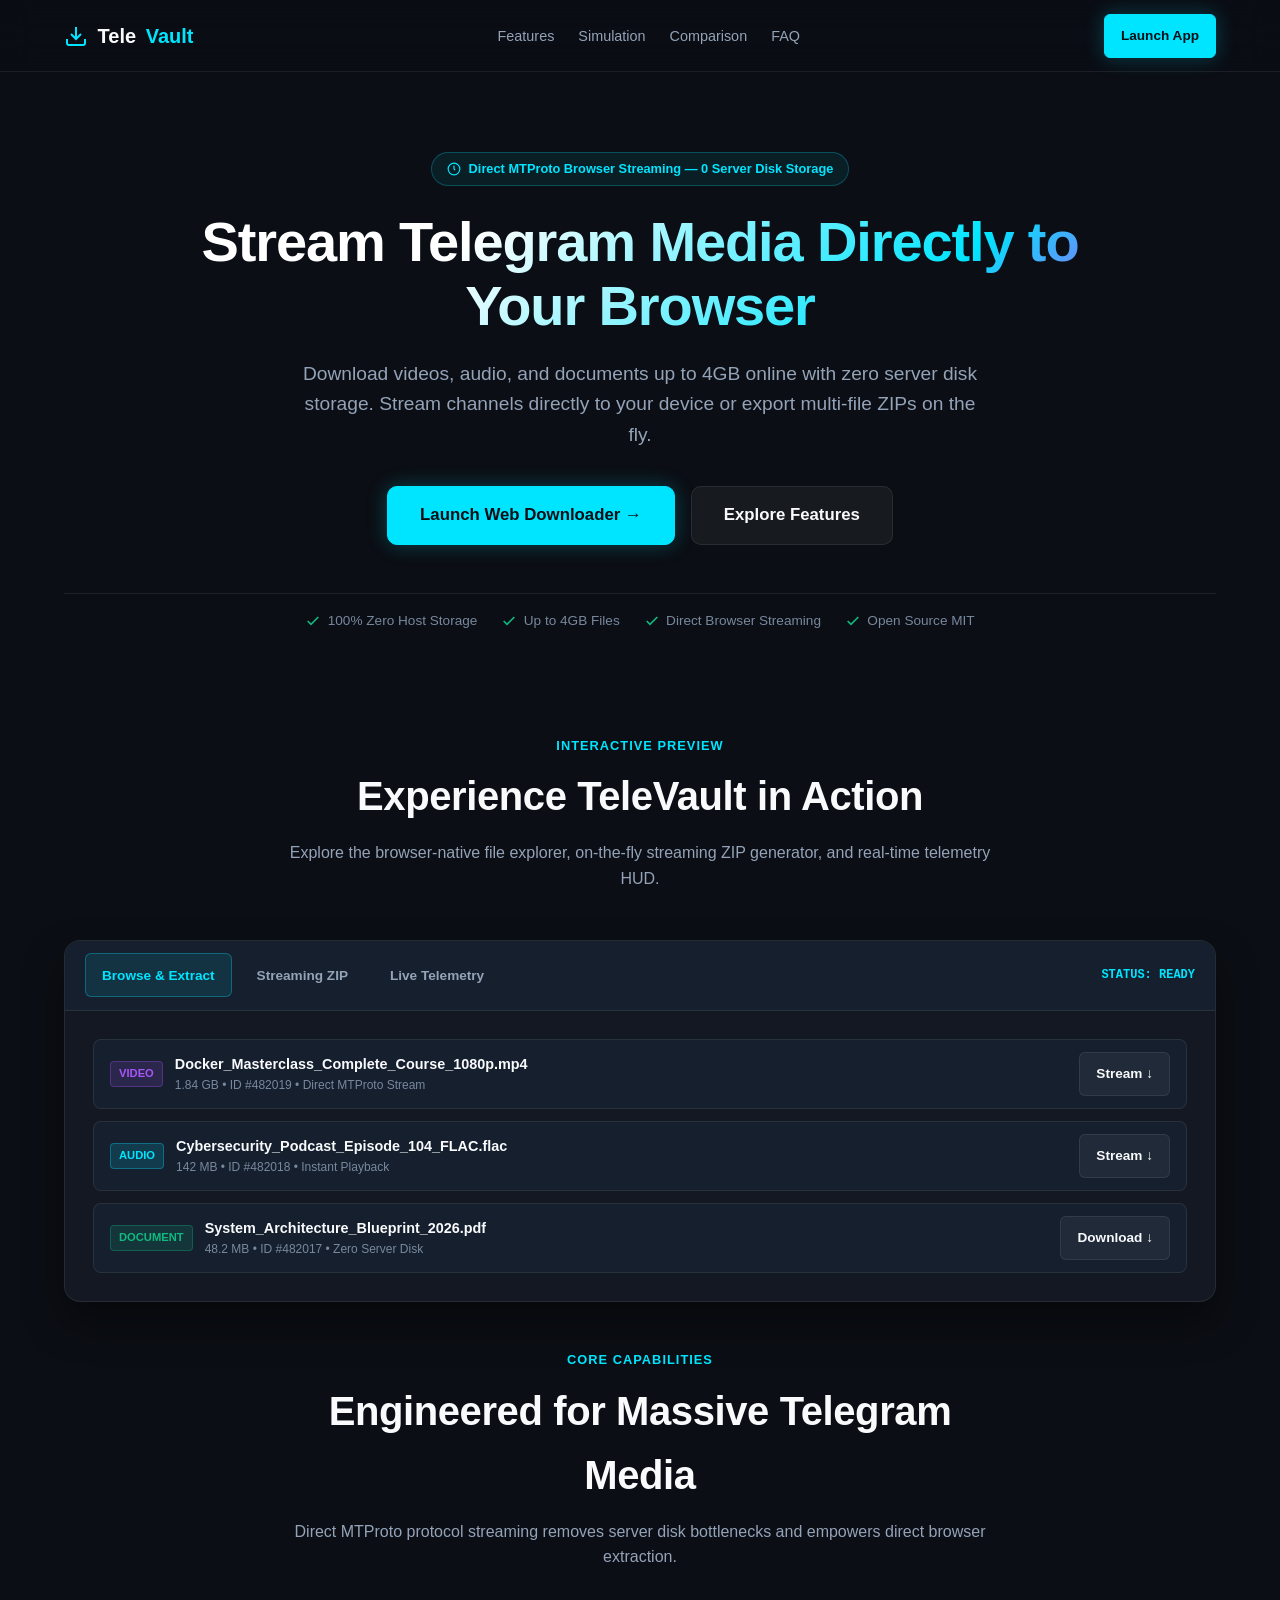
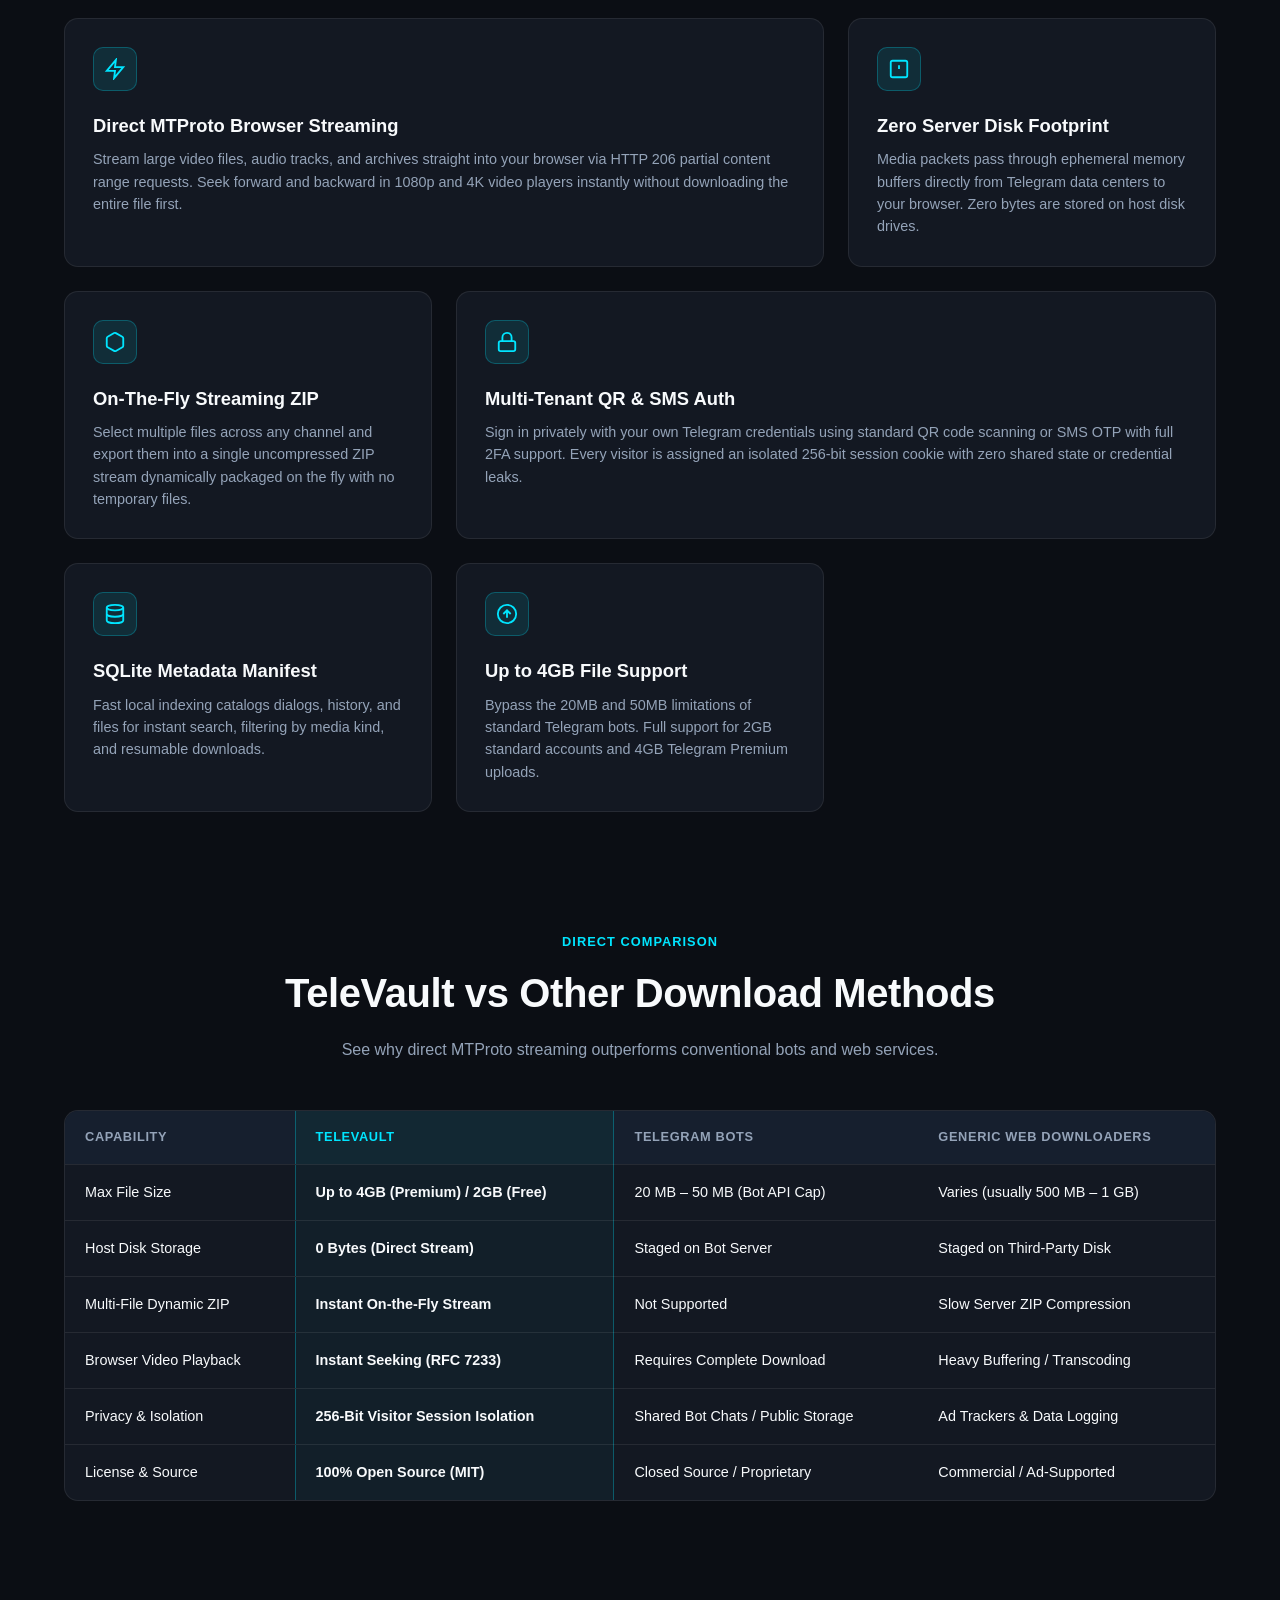
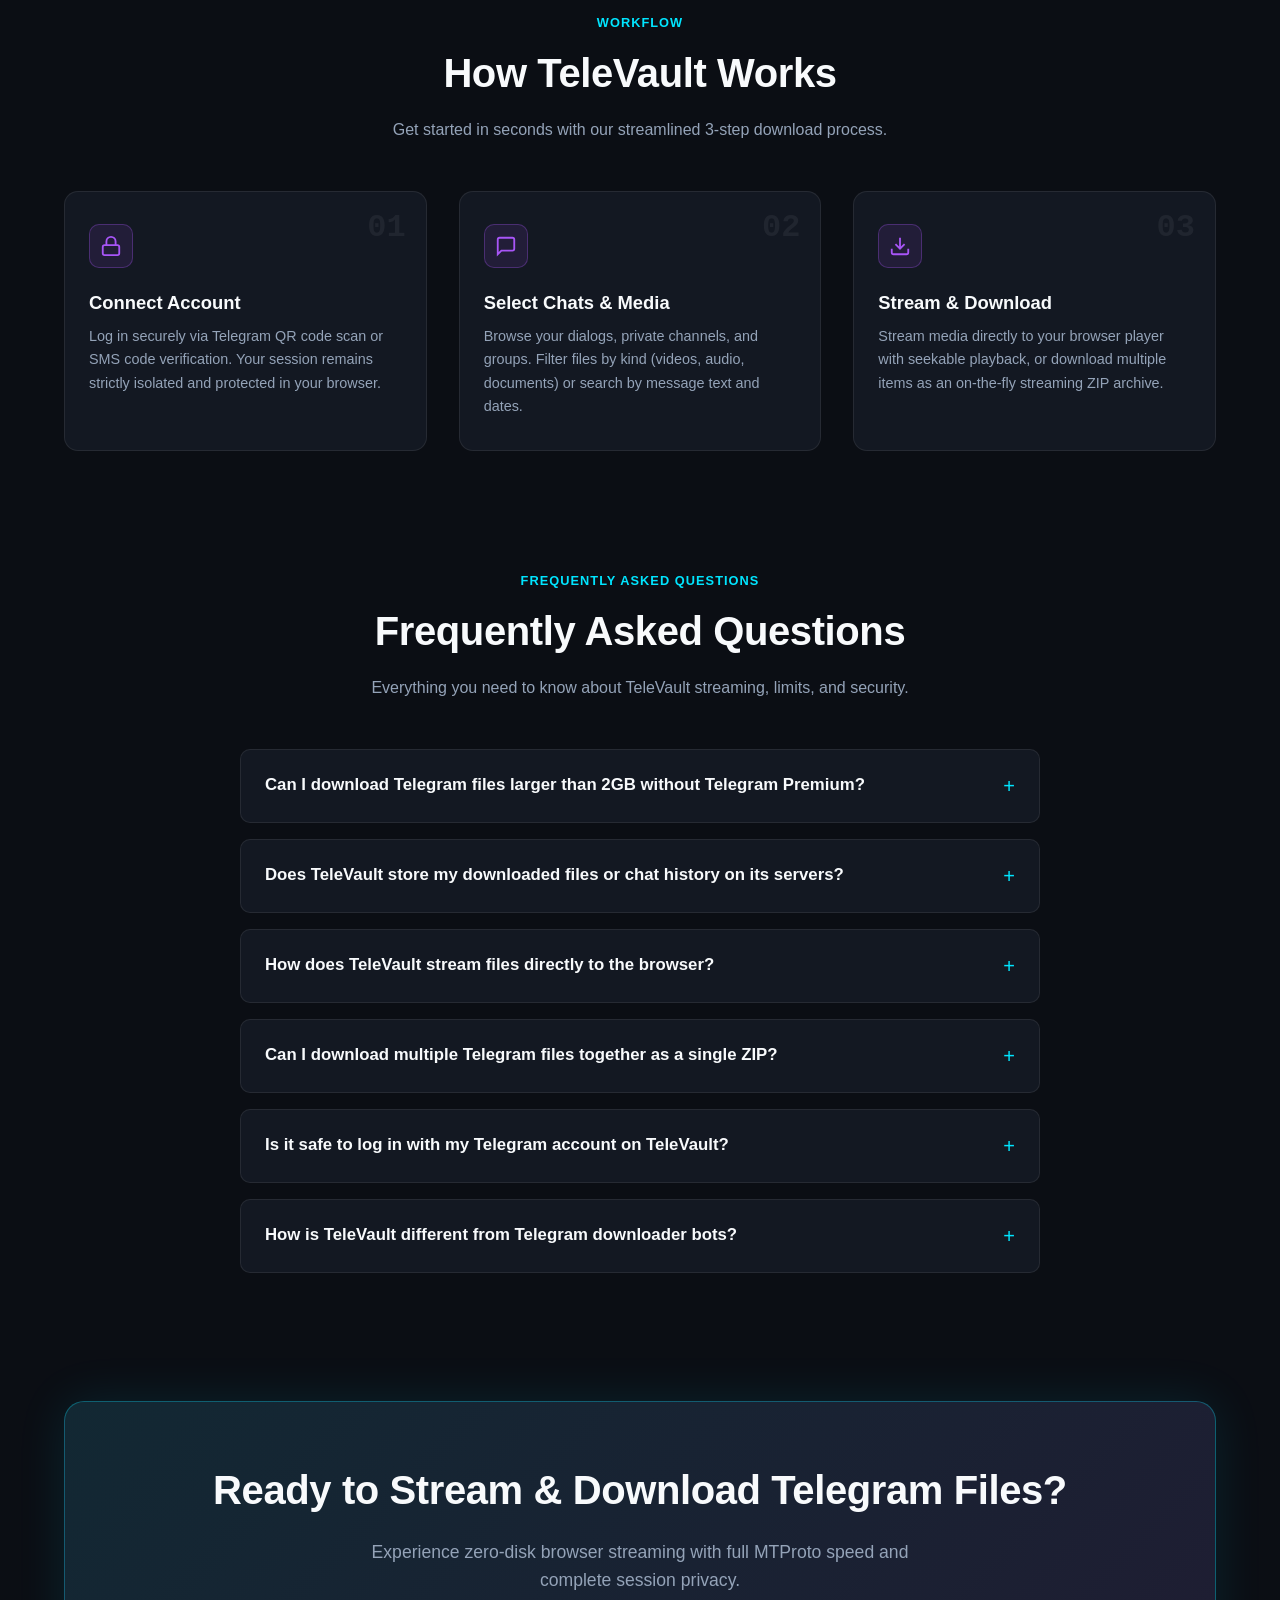
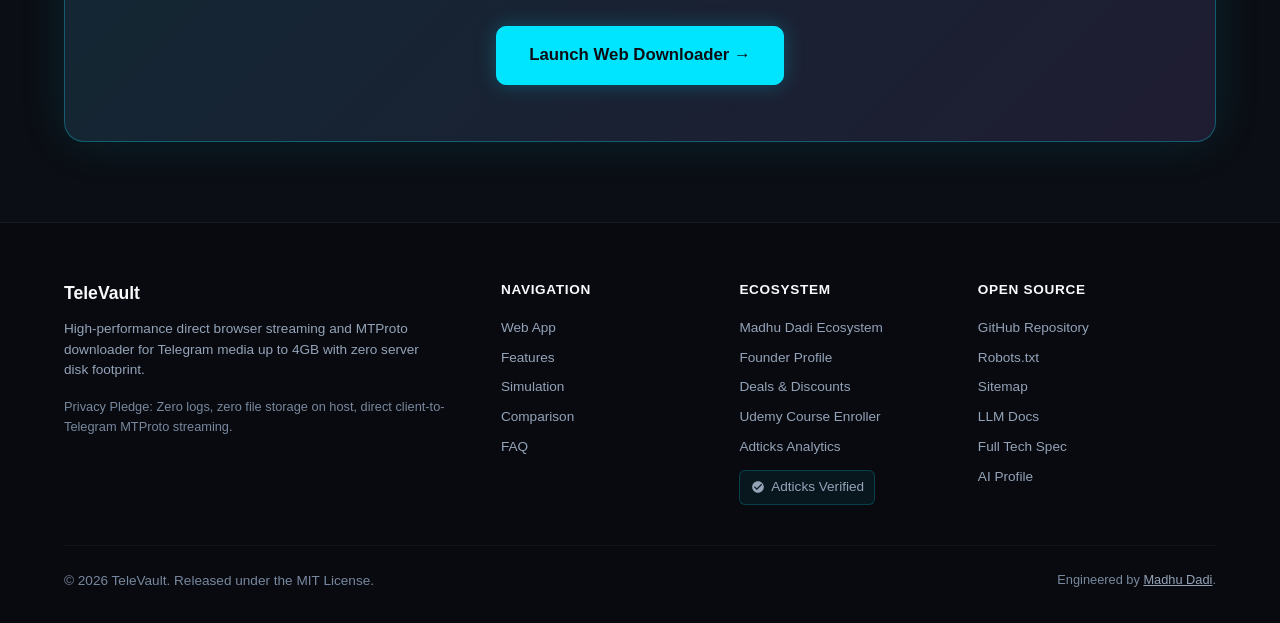
<file: src/web/static/landing.html>
<!DOCTYPE html>
<html lang="en">
<head>
  <meta charset="UTF-8">
  <meta name="viewport" content="width=device-width, initial-scale=1.0">
  <meta name="color-scheme" content="dark">
  <meta name="referrer" content="no-referrer">
  <title>TeleVault | Telegram File Downloader Online (2GB-4GB)</title>
  <meta name="description" content="Download Telegram files, videos, and channels up to 4GB online with direct browser streaming, instant ZIP export, and zero server storage. Free and open source.">
  <link rel="canonical" href="https://televault.madhudadi.in/">
  <meta property="og:type" content="website">
  <meta property="og:url" content="https://televault.madhudadi.in/">
  <meta property="og:title" content="TeleVault | Telegram File Downloader Online (2GB-4GB)">
  <meta property="og:description" content="Download Telegram files, videos, and channels up to 4GB online with direct browser streaming, instant ZIP export, and zero server storage. Free and open source.">
  <meta name="twitter:card" content="summary_large_image">
  <meta name="twitter:url" content="https://televault.madhudadi.in/">
  <meta name="twitter:title" content="TeleVault | Telegram File Downloader Online (2GB-4GB)">
  <meta name="twitter:description" content="Download Telegram files, videos, and channels up to 4GB online with direct browser streaming, instant ZIP export, and zero server storage. Free and open source.">

  <script type="application/ld+json">
  {
    "@context": "https://schema.org",
    "@graph": [
      {
        "@type": "Organization",
        "@id": "https://televault.madhudadi.in/#organization",
        "name": "TeleVault",
        "url": "https://televault.madhudadi.in/",
        "parentOrganization": {
          "@type": "Organization",
          "@id": "https://madhudadi.in/#organization",
          "name": "Madhu Dadi Ecosystem",
          "url": "https://madhudadi.in/"
        },
        "founder": {
          "@type": "Person",
          "@id": "https://madhudadi.in/#person"
        }
      },
      {
        "@type": "Person",
        "@id": "https://madhudadi.in/#person",
        "name": "Madhu Dadi",
        "url": "https://madhudadi.in/profile/",
        "sameAs": [
          "https://www.wikidata.org/wiki/Q139807441",
          "https://github.com/madhu2456",
          "https://www.linkedin.com/in/madhu-dadi-54684531",
          "https://x.com/madhu245",
          "https://medium.com/@madhu.kumar245",
          "https://dev.to/madhudadi",
          "https://www.youtube.com/@madhukumar245",
          "https://maps.google.com/?cid=CXaUijPkQhVkEBM"
        ]
      },
      {
        "@type": "WebSite",
        "@id": "https://televault.madhudadi.in/#website",
        "name": "TeleVault",
        "url": "https://televault.madhudadi.in/",
        "publisher": {
          "@type": "Organization",
          "@id": "https://televault.madhudadi.in/#organization"
        },
        "isPartOf": {
          "@type": "WebSite",
          "@id": "https://madhudadi.in/#website",
          "name": "Madhu Dadi Ecosystem",
          "url": "https://madhudadi.in/"
        }
      },
      {
        "@type": "WebApplication",
        "@id": "https://televault.madhudadi.in/#webapp",
        "name": "TeleVault",
        "url": "https://televault.madhudadi.in/app",
        "applicationCategory": "MultimediaApplication",
        "operatingSystem": "All",
        "browserRequirements": "Requires JavaScript. Requires HTML5.",
        "description": "Download Telegram files, videos, and channels up to 4GB online with direct browser streaming, instant ZIP export, and zero server storage. Free and open source.",
        "author": {
          "@type": "Person",
          "@id": "https://madhudadi.in/#person"
        },
        "creator": {
          "@type": "Person",
          "@id": "https://madhudadi.in/#person"
        },
        "publisher": {
          "@type": "Organization",
          "@id": "https://televault.madhudadi.in/#organization"
        },
        "isPartOf": {
          "@type": "WebSite",
          "@id": "https://televault.madhudadi.in/#website"
        },
        "offers": {
          "@type": "Offer",
          "price": "0",
          "priceCurrency": "USD"
        },
        "featureList": [
          "Direct browser streaming via MTProto",
          "Zero server disk storage",
          "On-the-fly multi-file streaming ZIP",
          "Up to 4GB file support",
          "Multi-tenant QR and SMS authentication",
          "Channel and chat media extraction"
        ]
      },
      {
        "@type": "BreadcrumbList",
        "@id": "https://televault.madhudadi.in/#breadcrumb",
        "itemListElement": [
          {
            "@type": "ListItem",
            "position": 1,
            "name": "Home",
            "item": "https://televault.madhudadi.in/"
          },
          {
            "@type": "ListItem",
            "position": 2,
            "name": "App",
            "item": "https://televault.madhudadi.in/app"
          }
        ]
      },
      {
        "@type": "FAQPage",
        "@id": "https://televault.madhudadi.in/#faq",
        "mainEntity": [
          {
            "@type": "Question",
            "name": "Can I download Telegram files larger than 2GB without Telegram Premium?",
            "acceptedAnswer": {
              "@type": "Answer",
              "text": "Standard Telegram accounts can download files up to 2GB, while Telegram Premium accounts can download files up to 4GB. TeleVault supports the maximum file size permitted by your Telegram account tier through direct MTProto multi-part chunk streaming."
            }
          },
          {
            "@type": "Question",
            "name": "Does TeleVault store my downloaded files or chat history on its servers?",
            "acceptedAnswer": {
              "@type": "Answer",
              "text": "No. TeleVault features a 100% zero-disk-storage streaming architecture. Media packets are streamed directly from Telegram MTProto servers through ephemeral memory buffers to your browser, so no files are ever written to server disk storage."
            }
          },
          {
            "@type": "Question",
            "name": "How does TeleVault stream files directly to the browser?",
            "acceptedAnswer": {
              "@type": "Answer",
              "text": "TeleVault connects directly to Telegram distributed data centers via MTProto. When you request a file, TeleVault fetches chunks sequentially and streams them using HTTP chunked transfer and RFC 7233 range requests, allowing instant browser playback and downloading."
            }
          },
          {
            "@type": "Question",
            "name": "Can I download multiple Telegram files together as a single ZIP?",
            "acceptedAnswer": {
              "@type": "Answer",
              "text": "Yes. TeleVault features an on-the-fly streaming ZIP engine. You can select multiple media files or documents in any chat or channel, and TeleVault packages them into an uncompressed ZIP archive stream in real time without creating temporary files on the server."
            }
          },
          {
            "@type": "Question",
            "name": "Is it safe to log in with my Telegram account on TeleVault?",
            "acceptedAnswer": {
              "@type": "Answer",
              "text": "Yes. TeleVault uses official Telegram MTProto authentication via QR code scanning or SMS verification code with optional 2FA. Your session is protected by an isolated 256-bit visitor session cookie, and TeleVault never exposes your credentials."
            }
          },
          {
            "@type": "Question",
            "name": "How is TeleVault different from Telegram downloader bots?",
            "acceptedAnswer": {
              "@type": "Answer",
              "text": "Traditional Telegram bots run into severe file size limitations (often 20MB or 50MB for bots), download files to intermediate third-party servers, and throttle download speeds. TeleVault acts as a direct client connecting directly to Telegram MTProto, enabling full bandwidth, 2GB to 4GB downloads, and zero intermediate server storage."
            }
          }
        ]
      }
    ]
  }
  </script>

  <style>
    :root {
      --bg-canvas: #0B0E14;
      --surface-card: #131822;
      --surface-elevated: #161F2E;
      --border-subtle: rgba(255, 255, 255, 0.08);
      --border-accent: rgba(0, 229, 255, 0.3);
      --accent-cyan: #00E5FF;
      --accent-cyan-hover: #33EBFF;
      --accent-purple: #A855F7;
      --accent-emerald: #10B981;
      --text-primary: #F8FAFC;
      --text-secondary: #94A3B8;
      --text-tertiary: #78889E;
      --font-system: -apple-system, BlinkMacSystemFont, "Segoe UI", Roboto, Oxygen, Ubuntu, Cantarell, "Fira Sans", "Droid Sans", "Helvetica Neue", sans-serif;
      --font-mono: ui-monospace, SFMono-Regular, Menlo, Monaco, Consolas, "Liberation Mono", "Courier New", monospace;
    }

    *, *::before, *::after {
      box-sizing: border-box;
    }

    html, body {
      overflow-x: clip;
      max-width: 100%;
      margin: 0;
      padding: 0;
      font-family: var(--font-system);
      background-color: var(--bg-canvas);
      color: var(--text-primary);
      line-height: 1.6;
      -webkit-font-smoothing: antialiased;
    }

    a {
      color: var(--accent-cyan);
      text-decoration: none;
      transition: color 0.2s ease;
    }

    a:hover {
      color: var(--accent-cyan-hover);
    }

    a:focus-visible, button:focus-visible, summary:focus-visible {
      outline: 2px solid var(--accent-cyan);
      outline-offset: 2px;
    }

    .container {
      max-width: 1200px;
      margin: 0 auto;
      padding: 0 1.5rem;
    }

    /* Buttons */
    .btn {
      display: inline-flex;
      align-items: center;
      justify-content: center;
      gap: 0.5rem;
      padding: 0.75rem 1.5rem;
      font-size: 0.95rem;
      font-weight: 700;
      border-radius: 8px;
      cursor: pointer;
      transition: transform 0.15s ease, box-shadow 0.15s ease, background-color 0.15s ease;
      border: 1px solid transparent;
      text-decoration: none;
      white-space: nowrap;
    }

    .btn:active {
      transform: scale(0.98);
    }

    .btn-primary {
      background-color: #00E5FF;
      color: #0B0E14;
      border-color: #00E5FF;
      box-shadow: 0 0 20px rgba(0, 229, 255, 0.25);
    }

    .btn-primary:hover {
      background-color: #33EBFF;
      color: #0B0E14;
      box-shadow: 0 0 28px rgba(0, 229, 255, 0.4);
    }

    .btn-secondary {
      background-color: rgba(255, 255, 255, 0.05);
      color: var(--text-primary);
      border-color: var(--border-subtle);
    }

    .btn-secondary:hover {
      background-color: rgba(255, 255, 255, 0.1);
      color: #FFFFFF;
      border-color: rgba(255, 255, 255, 0.2);
    }

    .btn-lg {
      padding: 0.95rem 2rem;
      font-size: 1.05rem;
      border-radius: 10px;
    }

    .btn-sm {
      padding: 0.45rem 1rem;
      font-size: 0.85rem;
      border-radius: 6px;
      min-height: 44px;
      display: inline-flex;
      align-items: center;
      justify-content: center;
    }

    /* Navbar */
    .navbar {
      position: sticky;
      top: 0;
      z-index: 100;
      backdrop-filter: blur(16px);
      -webkit-backdrop-filter: blur(16px);
      background-color: rgba(11, 14, 20, 0.85);
      border-bottom: 1px solid var(--border-subtle);
      padding: 0.85rem 0;
    }

    .nav-inner {
      display: flex;
      align-items: center;
      justify-content: space-between;
      gap: 1rem;
    }

    .brand {
      display: flex;
      align-items: center;
      gap: 0.6rem;
      font-size: 1.25rem;
      font-weight: 700;
      color: var(--text-primary);
    }

    .brand span {
      color: var(--accent-cyan);
    }

    .nav-links {
      display: flex;
      align-items: center;
      gap: 1.5rem;
      list-style: none;
      margin: 0;
      padding: 0;
    }

    .nav-links a {
      color: var(--text-secondary);
      font-size: 0.9rem;
      font-weight: 500;
    }

    .nav-links a:hover {
      color: var(--text-primary);
    }

    /* Hero Section */
    .hero {
      padding: 5rem 0 3.5rem;
      text-align: center;
      position: relative;
    }

    .hero-badge {
      display: inline-flex;
      align-items: center;
      gap: 0.5rem;
      padding: 0.35rem 0.9rem;
      border-radius: 9999px;
      background-color: rgba(0, 229, 255, 0.08);
      border: 1px solid rgba(0, 229, 255, 0.25);
      color: var(--accent-cyan);
      font-size: 0.8rem;
      font-weight: 600;
      margin-bottom: 1.5rem;
    }

    .hero h1 {
      font-size: clamp(2rem, 5vw, 3.5rem);
      font-weight: 800;
      line-height: 1.15;
      letter-spacing: -0.02em;
      margin: 0 auto 1.25rem;
      max-width: 900px;
      background: linear-gradient(135deg, #FFFFFF 30%, var(--accent-cyan) 80%, var(--accent-purple) 100%);
      -webkit-background-clip: text;
      -webkit-text-fill-color: transparent;
    }

    .hero-sub {
      font-size: clamp(1rem, 2vw, 1.2rem);
      color: var(--text-secondary);
      max-width: 680px;
      margin: 0 auto 2.2rem;
    }

    .hero-actions {
      display: flex;
      align-items: center;
      justify-content: center;
      gap: 1rem;
      flex-wrap: wrap;
      margin-bottom: 3rem;
    }

    .trust-row {
      display: flex;
      align-items: center;
      justify-content: center;
      gap: 1.5rem;
      flex-wrap: wrap;
      padding-top: 1rem;
      border-top: 1px solid var(--border-subtle);
    }

    .trust-item {
      display: flex;
      align-items: center;
      gap: 0.4rem;
      font-size: 0.85rem;
      color: var(--text-tertiary);
      font-weight: 500;
    }

    .trust-item svg {
      color: var(--accent-emerald);
      flex-shrink: 0;
    }

    /* Interactive Simulation Stage */
    .simulation-section {
      padding: 3rem 0;
    }

    .sim-card {
      background: var(--surface-card);
      border: 1px solid var(--border-subtle);
      border-radius: 16px;
      box-shadow: 0 20px 40px rgba(0, 0, 0, 0.4);
      overflow: hidden;
    }

    .sim-header {
      background: var(--surface-elevated);
      border-bottom: 1px solid var(--border-subtle);
      padding: 0.8rem 1.25rem;
      display: flex;
      align-items: center;
      justify-content: space-between;
      gap: 1rem;
      flex-wrap: wrap;
    }

    .sim-tabs {
      display: flex;
      gap: 0.5rem;
    }

    .sim-tab-btn {
      background: none;
      border: 1px solid transparent;
      padding: 0.45rem 1rem;
      border-radius: 6px;
      color: var(--text-secondary);
      font-size: 0.85rem;
      font-weight: 600;
      cursor: pointer;
      min-height: 44px;
      display: inline-flex;
      align-items: center;
      justify-content: center;
      transition: all 0.2s ease;
    }

    .sim-tab-btn.active {
      background: rgba(0, 229, 255, 0.1);
      color: var(--accent-cyan);
      border-color: rgba(0, 229, 255, 0.3);
    }

    .sim-body {
      padding: 1.75rem;
      min-height: 280px;
    }

    .sim-panel {
      display: none;
    }

    .sim-panel.active {
      display: block;
    }

    /* Sim Panel 1: Explorer */
    .sim-file-list {
      display: flex;
      flex-direction: column;
      gap: 0.75rem;
    }

    .sim-file-row {
      display: flex;
      align-items: center;
      justify-content: space-between;
      gap: 1rem;
      padding: 0.75rem 1rem;
      background: var(--surface-elevated);
      border: 1px solid var(--border-subtle);
      border-radius: 8px;
    }

    .sim-file-info {
      display: flex;
      align-items: center;
      gap: 0.75rem;
      min-width: 0;
    }

    .sim-file-title {
      font-weight: 600;
      font-size: 0.9rem;
      white-space: nowrap;
      overflow: hidden;
      text-overflow: ellipsis;
    }

    .sim-file-meta {
      font-size: 0.75rem;
      color: var(--text-tertiary);
    }

    .badge-kind {
      padding: 0.2rem 0.5rem;
      border-radius: 4px;
      font-size: 0.7rem;
      font-weight: 700;
      text-transform: uppercase;
      background: rgba(168, 85, 247, 0.15);
      color: var(--accent-purple);
      border: 1px solid rgba(168, 85, 247, 0.3);
    }

    /* Sim Panel 2: Streaming ZIP */
    .zip-preview {
      display: flex;
      flex-direction: column;
      gap: 1.25rem;
    }

    .progress-bar-wrap {
      background: rgba(255, 255, 255, 0.05);
      border-radius: 9999px;
      height: 10px;
      overflow: hidden;
      border: 1px solid var(--border-subtle);
    }

    .progress-bar-fill {
      background: linear-gradient(90deg, var(--accent-cyan), var(--accent-purple));
      height: 100%;
      width: 76%;
      border-radius: 9999px;
    }

    /* Sim Panel 3: Telemetry */
    .hud-preview {
      display: grid;
      grid-template-columns: repeat(auto-fit, minmax(200px, 1fr));
      gap: 1.25rem;
      align-items: center;
    }

    .gauge-container {
      aspect-ratio: 16 / 9;
      min-height: 160px;
      display: flex;
      flex-direction: column;
      align-items: center;
      justify-content: center;
      background: var(--surface-elevated);
      border-radius: 10px;
      border: 1px solid var(--border-subtle);
      padding: 1rem;
    }

    .stat-box {
      background: var(--surface-elevated);
      border: 1px solid var(--border-subtle);
      border-radius: 10px;
      padding: 1.25rem;
    }

    .stat-label {
      font-size: 0.75rem;
      color: var(--text-tertiary);
      text-transform: uppercase;
      letter-spacing: 0.05em;
      margin-bottom: 0.35rem;
    }

    .stat-value {
      font-size: 1.5rem;
      font-weight: 700;
      color: var(--accent-cyan);
      font-family: var(--font-mono);
    }

    /* Section Headers */
    .section-header {
      text-align: center;
      max-width: 720px;
      margin: 0 auto 3rem;
    }

    .section-tag {
      font-size: 0.8rem;
      font-weight: 700;
      text-transform: uppercase;
      letter-spacing: 0.08em;
      color: var(--accent-cyan);
      margin-bottom: 0.5rem;
    }

    .section-header h2 {
      font-size: clamp(1.75rem, 3.5vw, 2.5rem);
      font-weight: 700;
      margin: 0 0 0.75rem;
      letter-spacing: -0.01em;
    }

    .section-header p {
      color: var(--text-secondary);
      font-size: 1rem;
      margin: 0;
    }

    /* Bento Grid */
    .bento-grid {
      display: grid;
      grid-template-columns: repeat(3, 1fr);
      gap: 1.5rem;
      margin-bottom: 4rem;
    }

    .bento-card {
      background: var(--surface-card);
      border: 1px solid var(--border-subtle);
      border-radius: 14px;
      padding: 1.75rem;
      transition: transform 0.2s ease, border-color 0.2s ease;
      display: flex;
      flex-direction: column;
    }

    .bento-card:hover {
      transform: translateY(-3px);
      border-color: var(--border-accent);
    }

    .bento-card.col-span-2 {
      grid-column: span 2;
    }

    .bento-icon {
      width: 44px;
      height: 44px;
      border-radius: 10px;
      background: rgba(0, 229, 255, 0.1);
      border: 1px solid rgba(0, 229, 255, 0.25);
      display: flex;
      align-items: center;
      justify-content: center;
      color: var(--accent-cyan);
      margin-bottom: 1.25rem;
      flex-shrink: 0;
    }

    .bento-card h3 {
      font-size: 1.15rem;
      font-weight: 700;
      margin: 0 0 0.5rem;
      color: var(--text-primary);
    }

    .bento-card p {
      color: var(--text-secondary);
      font-size: 0.9rem;
      margin: 0;
      line-height: 1.55;
    }

    /* Comparison Matrix */
    .comparison-section {
      padding: 3.5rem 0;
    }

    .comp-table-wrap {
      width: 100%;
      overflow-x: auto;
      background: var(--surface-card);
      border: 1px solid var(--border-subtle);
      border-radius: 14px;
    }

    .comp-table {
      width: 100%;
      border-collapse: collapse;
      text-align: left;
      font-size: 0.9rem;
    }

    .comp-table th, .comp-table td {
      padding: 1rem 1.25rem;
      border-bottom: 1px solid var(--border-subtle);
    }

    .comp-table th {
      background: var(--surface-elevated);
      color: var(--text-secondary);
      font-weight: 600;
      font-size: 0.8rem;
      text-transform: uppercase;
      letter-spacing: 0.05em;
    }

    .comp-table th.col-highlight {
      background: rgba(0, 229, 255, 0.08);
      color: var(--accent-cyan);
      border-left: 1px solid var(--border-accent);
      border-right: 1px solid var(--border-accent);
    }

    .comp-table td.col-highlight {
      background: rgba(0, 229, 255, 0.03);
      border-left: 1px solid var(--border-accent);
      border-right: 1px solid var(--border-accent);
      font-weight: 600;
      color: var(--text-primary);
    }

    .comp-table tr:last-child td {
      border-bottom: none;
    }

    .comp-cards-mobile {
      display: none;
      flex-direction: column;
      gap: 1.25rem;
    }

    .comp-mobile-card {
      background: var(--surface-card);
      border: 1px solid var(--border-subtle);
      border-radius: 12px;
      padding: 1.25rem;
    }

    .comp-mobile-card.highlight {
      border-color: var(--accent-cyan);
      box-shadow: 0 0 16px rgba(0, 229, 255, 0.15);
    }

    .comp-mobile-header {
      display: flex;
      align-items: center;
      justify-content: space-between;
      margin-bottom: 1rem;
      padding-bottom: 0.75rem;
      border-bottom: 1px solid var(--border-subtle);
    }

    .comp-mobile-header h3 {
      margin: 0;
      font-size: 1.1rem;
    }

    .comp-mobile-row {
      display: flex;
      justify-content: space-between;
      padding: 0.4rem 0;
      font-size: 0.85rem;
      border-bottom: 1px dashed rgba(255, 255, 255, 0.05);
    }

    .comp-mobile-row:last-child {
      border-bottom: none;
    }

    .comp-mobile-row span:first-child {
      color: var(--text-secondary);
    }

    /* How It Works Steps */
    .steps-section {
      padding: 3.5rem 0;
    }

    .steps-grid {
      display: grid;
      grid-template-columns: repeat(3, 1fr);
      gap: 2rem;
    }

    .step-card {
      background: var(--surface-card);
      border: 1px solid var(--border-subtle);
      border-radius: 14px;
      padding: 2rem 1.5rem;
      position: relative;
    }

    .step-num {
      position: absolute;
      top: 1.25rem;
      right: 1.25rem;
      font-size: 2rem;
      font-weight: 800;
      color: rgba(255, 255, 255, 0.06);
      font-family: var(--font-mono);
      line-height: 1;
    }

    .step-icon {
      width: 44px;
      height: 44px;
      border-radius: 10px;
      background: rgba(168, 85, 247, 0.1);
      border: 1px solid rgba(168, 85, 247, 0.3);
      color: var(--accent-purple);
      display: flex;
      align-items: center;
      justify-content: center;
      margin-bottom: 1.25rem;
    }

    .step-card h3 {
      font-size: 1.15rem;
      font-weight: 700;
      margin: 0 0 0.5rem;
    }

    .step-card p {
      color: var(--text-secondary);
      font-size: 0.9rem;
      margin: 0;
    }

    /* FAQ Section */
    .faq-section {
      padding: 4rem 0;
    }

    .faq-list {
      max-width: 800px;
      margin: 0 auto;
      display: flex;
      flex-direction: column;
      gap: 1rem;
    }

    .faq-item {
      background: var(--surface-card);
      border: 1px solid var(--border-subtle);
      border-radius: 10px;
      overflow: hidden;
      transition: border-color 0.2s ease;
    }

    .faq-item[open] {
      border-color: var(--border-accent);
    }

    .faq-question {
      padding: 1.25rem 1.5rem;
      font-size: 1.05rem;
      font-weight: 600;
      color: var(--text-primary);
      cursor: pointer;
      list-style: none;
      display: flex;
      align-items: center;
      justify-content: space-between;
      gap: 1rem;
    }

    .faq-question::-webkit-details-marker {
      display: none;
    }

    .faq-question::after {
      content: "+";
      font-size: 1.25rem;
      font-weight: 400;
      color: var(--accent-cyan);
      transition: transform 0.2s ease;
      flex-shrink: 0;
    }

    .faq-item[open] .faq-question::after {
      content: "\2212";
      transform: rotate(0deg);
    }

    .faq-answer {
      padding: 0 1.5rem 1.25rem;
      color: var(--text-secondary);
      font-size: 0.95rem;
      line-height: 1.6;
    }

    .faq-answer,
    .faq-answer p {
      margin: 0;
    }

    /* Bottom CTA Banner */
    .bottom-cta-section {
      padding: 4rem 0 5rem;
    }

    .cta-card {
      background: linear-gradient(135deg, rgba(0, 229, 255, 0.08) 0%, rgba(168, 85, 247, 0.08) 100%), var(--surface-card);
      border: 1px solid var(--border-accent);
      border-radius: 20px;
      padding: 3.5rem 2rem;
      text-align: center;
      box-shadow: 0 0 50px rgba(0, 229, 255, 0.1);
    }

    .cta-card h2 {
      font-size: clamp(1.75rem, 3.5vw, 2.5rem);
      font-weight: 800;
      margin: 0 0 1rem;
      letter-spacing: -0.01em;
    }

    .cta-card p {
      color: var(--text-secondary);
      font-size: 1.1rem;
      max-width: 600px;
      margin: 0 auto 2rem;
    }

    /* Footer */
    .footer {
      border-top: 1px solid var(--border-subtle);
      padding: 3.5rem 0 2rem;
      background: #080A0F;
      color: var(--text-tertiary);
      font-size: 0.85rem;
    }

    .footer-grid {
      display: grid;
      grid-template-columns: 2fr 1fr 1fr 1.2fr;
      gap: 2.5rem;
      margin-bottom: 2.5rem;
    }

    .adticks-badge {
      display: inline-flex;
      align-items: center;
      gap: 0.4rem;
      margin-top: 0.75rem;
      padding: 0.35rem 0.65rem;
      border-radius: 6px;
      background: rgba(0, 229, 255, 0.06);
      border: 1px solid rgba(0, 229, 255, 0.2);
      color: var(--accent-cyan);
      font-size: 0.75rem;
      font-weight: 500;
      text-decoration: none;
      transition: border-color 0.2s, background 0.2s;
    }

    .adticks-badge:hover {
      background: rgba(0, 229, 255, 0.12);
      border-color: var(--accent-cyan);
      color: var(--text-primary);
    }

    .adticks-badge svg {
      width: 14px;
      height: 14px;
      fill: currentColor;
      flex-shrink: 0;
    }

    .footer-brand h4 {
      font-size: 1.1rem;
      font-weight: 700;
      color: var(--text-primary);
      margin: 0 0 0.75rem;
    }

    .footer-brand p {
      color: var(--text-secondary);
      margin: 0 0 1rem;
      max-width: 360px;
      line-height: 1.5;
    }

    .footer-col h5 {
      font-size: 0.85rem;
      font-weight: 700;
      color: var(--text-primary);
      text-transform: uppercase;
      letter-spacing: 0.05em;
      margin: 0 0 1rem;
    }

    .footer-col ul {
      list-style: none;
      margin: 0;
      padding: 0;
      display: flex;
      flex-direction: column;
      gap: 0.5rem;
    }

    .footer-col a {
      color: var(--text-secondary);
      font-size: 0.85rem;
    }

    .footer-col a:hover {
      color: var(--text-primary);
    }

    .footer-bottom {
      border-top: 1px solid rgba(255, 255, 255, 0.05);
      padding-top: 1.5rem;
      display: flex;
      align-items: center;
      justify-content: space-between;
      gap: 1rem;
      flex-wrap: wrap;
    }

    /* Responsive Containment & Mobile Reflow */
    @media (max-width: 900px) {
      .bento-grid {
        grid-template-columns: 1fr;
      }
      .bento-card.col-span-2 {
        grid-column: span 1;
      }
      .steps-grid {
        grid-template-columns: 1fr;
      }
      .footer-grid {
        grid-template-columns: 1fr;
      }
    }

    @media (max-width: 640px) {
      .nav-links {
        display: none;
      }
      .hero {
        padding: 3.5rem 0 2rem;
      }
      .hero-actions {
        flex-direction: column;
        width: 100%;
      }
      .hero-actions .btn {
        width: 100%;
      }
      .trust-row {
        flex-direction: column;
        gap: 0.75rem;
      }
      .comp-table-wrap {
        display: none;
      }
      .comp-cards-mobile {
        display: flex;
      }
      .sim-body {
        padding: 1rem;
      }
      .sim-file-row {
        flex-direction: column;
        align-items: flex-start;
      }
    }

    @media (prefers-reduced-motion: reduce) {
      *, *::before, *::after {
        animation-duration: 0.01ms !important;
        animation-iteration-count: 1 !important;
        transition-duration: 0.01ms !important;
        scroll-behavior: auto !important;
      }
      .live-dot, .progress-bar-fill {
        animation: none !important;
      }
    }
  </style>
</head>
<body>

  <!-- 1. Sticky Glass Navbar -->
  <header class="navbar" role="banner">
    <div class="container nav-inner">
      <a href="/" class="brand" aria-label="TeleVault Home">
        <svg width="24" height="24" viewBox="0 0 24 24" fill="none" stroke="#00E5FF" stroke-width="2" aria-hidden="true">
          <path d="M21 15v4a2 2 0 0 1-2 2H5a2 2 0 0 1-2-2v-4"/>
          <polyline points="7 10 12 15 17 10"/>
          <line x1="12" y1="15" x2="12" y2="3"/>
        </svg>
        Tele<span>Vault</span>
      </a>
      <nav aria-label="Main Navigation">
        <ul class="nav-links">
          <li><a href="#features">Features</a></li>
          <li><a href="#simulation">Simulation</a></li>
          <li><a href="#comparison">Comparison</a></li>
          <li><a href="#faq">FAQ</a></li>
        </ul>
      </nav>
      <a href="/app" class="btn btn-primary btn-sm" aria-label="Launch TeleVault Web Downloader">Launch App</a>
    </div>
  </header>

  <main>
    <!-- 2. Hero Section -->
    <section class="hero" aria-labelledby="hero-title">
      <div class="container">
        <div class="hero-badge">
          <svg width="14" height="14" viewBox="0 0 24 24" fill="none" stroke="currentColor" stroke-width="2" aria-hidden="true"><circle cx="12" cy="12" r="10"/><polyline points="12 6 12 12 14 14"/></svg>
          Direct MTProto Browser Streaming &mdash; 0 Server Disk Storage
        </div>
        <h1 id="hero-title">Stream Telegram Media Directly to Your Browser</h1>
        <p class="hero-sub">
          Download videos, audio, and documents up to 4GB online with zero server disk storage. Stream channels directly to your device or export multi-file ZIPs on the fly.
        </p>
        <div class="hero-actions">
          <a href="/app" class="btn btn-primary btn-lg" aria-label="Launch Web Downloader Application">Launch Web Downloader &rarr;</a>
          <a href="#features" class="btn btn-secondary btn-lg" aria-label="Explore TeleVault Features">Explore Features</a>
        </div>
        <div class="trust-row" aria-label="Platform Highlights">
          <div class="trust-item">
            <svg width="16" height="16" viewBox="0 0 24 24" fill="none" stroke="currentColor" stroke-width="2.5" aria-hidden="true"><polyline points="20 6 9 17 4 12"/></svg>
            <span>100% Zero Host Storage</span>
          </div>
          <div class="trust-item">
            <svg width="16" height="16" viewBox="0 0 24 24" fill="none" stroke="currentColor" stroke-width="2.5" aria-hidden="true"><polyline points="20 6 9 17 4 12"/></svg>
            <span>Up to 4GB Files</span>
          </div>
          <div class="trust-item">
            <svg width="16" height="16" viewBox="0 0 24 24" fill="none" stroke="currentColor" stroke-width="2.5" aria-hidden="true"><polyline points="20 6 9 17 4 12"/></svg>
            <span>Direct Browser Streaming</span>
          </div>
          <div class="trust-item">
            <svg width="16" height="16" viewBox="0 0 24 24" fill="none" stroke="currentColor" stroke-width="2.5" aria-hidden="true"><polyline points="20 6 9 17 4 12"/></svg>
            <span>Open Source MIT</span>
          </div>
        </div>
      </div>
    </section>

    <!-- 3. Interactive Live Simulation Section -->
    <section class="simulation-section" id="simulation" aria-labelledby="sim-title">
      <div class="container">
        <div class="section-header">
          <div class="section-tag">Interactive Preview</div>
          <h2 id="sim-title">Experience TeleVault in Action</h2>
          <p>Explore the browser-native file explorer, on-the-fly streaming ZIP generator, and real-time telemetry HUD.</p>
        </div>
        <div class="sim-card">
          <div class="sim-header">
            <div class="sim-tabs" role="tablist" aria-label="Preview Modes">
              <button class="sim-tab-btn active" id="tab-browse" role="tab" aria-selected="true" aria-controls="panel-browse" onclick="showSimTab('browse')">Browse &amp; Extract</button>
              <button class="sim-tab-btn" id="tab-zip" role="tab" aria-selected="false" aria-controls="panel-zip" onclick="showSimTab('zip')">Streaming ZIP</button>
              <button class="sim-tab-btn" id="tab-hud" role="tab" aria-selected="false" aria-controls="panel-hud" onclick="showSimTab('hud')">Live Telemetry</button>
            </div>
            <div style="font-size:0.75rem; color:var(--accent-cyan); font-family:var(--font-mono); font-weight:600;">STATUS: READY</div>
          </div>
          <div class="sim-body">
            <!-- Tab 1: Browse & Extract -->
            <div class="sim-panel active" id="panel-browse" role="tabpanel" aria-labelledby="tab-browse">
              <div class="sim-file-list">
                <div class="sim-file-row">
                  <div class="sim-file-info">
                    <span class="badge-kind">Video</span>
                    <div>
                      <div class="sim-file-title">Docker_Masterclass_Complete_Course_1080p.mp4</div>
                      <div class="sim-file-meta">1.84 GB &bull; ID #482019 &bull; Direct MTProto Stream</div>
                    </div>
                  </div>
                  <a href="/app" class="btn btn-secondary btn-sm">Stream &darr;</a>
                </div>
                <div class="sim-file-row">
                  <div class="sim-file-info">
                    <span class="badge-kind" style="background:rgba(0,229,255,0.15); color:var(--accent-cyan); border-color:rgba(0,229,255,0.3);">Audio</span>
                    <div>
                      <div class="sim-file-title">Cybersecurity_Podcast_Episode_104_FLAC.flac</div>
                      <div class="sim-file-meta">142 MB &bull; ID #482018 &bull; Instant Playback</div>
                    </div>
                  </div>
                  <a href="/app" class="btn btn-secondary btn-sm">Stream &darr;</a>
                </div>
                <div class="sim-file-row">
                  <div class="sim-file-info">
                    <span class="badge-kind" style="background:rgba(16,185,129,0.15); color:var(--accent-emerald); border-color:rgba(16,185,129,0.3);">Document</span>
                    <div>
                      <div class="sim-file-title">System_Architecture_Blueprint_2026.pdf</div>
                      <div class="sim-file-meta">48.2 MB &bull; ID #482017 &bull; Zero Server Disk</div>
                    </div>
                  </div>
                  <a href="/app" class="btn btn-secondary btn-sm">Download &darr;</a>
                </div>
              </div>
            </div>

            <!-- Tab 2: Streaming ZIP -->
            <div class="sim-panel" id="panel-zip" role="tabpanel" aria-labelledby="tab-zip">
              <div class="zip-preview">
                <div style="display:flex; justify-content:space-between; align-items:center;">
                  <div>
                    <strong style="color:var(--text-primary); font-size:0.95rem;">Packing On-The-Fly ZIP Archive</strong>
                    <div style="font-size:0.8rem; color:var(--text-tertiary);">4 files selected &bull; Assembling uncompressed ZIP stream dynamically</div>
                  </div>
                  <div style="font-family:var(--font-mono); color:var(--accent-cyan); font-weight:700; font-size:1.1rem;">76%</div>
                </div>
                <div class="progress-bar-wrap">
                  <div class="progress-bar-fill"></div>
                </div>
                <div style="font-size:0.8rem; color:var(--text-secondary); display:flex; justify-content:space-between; flex-wrap:wrap; gap:0.5rem;">
                  <span>Transferred: 1.42 GB / 1.86 GB</span>
                  <span>Speed: 21.4 MB/s</span>
                  <span>Server Storage: 0 MB Used</span>
                </div>
              </div>
            </div>

            <!-- Tab 3: Live Telemetry -->
            <div class="sim-panel" id="panel-hud" role="tabpanel" aria-labelledby="tab-hud">
              <div class="hud-preview">
                <div class="gauge-container">
                  <svg width="120" height="70" viewBox="0 0 120 70" aria-hidden="true">
                    <path d="M 10 65 A 50 50 0 0 1 110 65" fill="none" stroke="rgba(255,255,255,0.1)" stroke-width="10" stroke-linecap="round"/>
                    <path d="M 10 65 A 50 50 0 0 1 95 25" fill="none" stroke="#00E5FF" stroke-width="10" stroke-linecap="round"/>
                  </svg>
                  <div style="font-family:var(--font-mono); font-weight:700; color:var(--accent-cyan); font-size:1.1rem; margin-top:0.25rem;">24.8 MB/s</div>
                  <div style="font-size:0.7rem; color:var(--text-tertiary); text-transform:uppercase;">Download Speed</div>
                </div>
                <div class="stat-box">
                  <div class="stat-label">Active Worker Slots</div>
                  <div class="stat-value">4 / 4</div>
                  <div style="font-size:0.75rem; color:var(--accent-emerald); margin-top:0.25rem;">Concurrent MTProto</div>
                </div>
                <div class="stat-box">
                  <div class="stat-label">Estimated Time Left</div>
                  <div class="stat-value">00:18s</div>
                  <div style="font-size:0.75rem; color:var(--text-secondary); margin-top:0.25rem;">Chunk Transfer Stream</div>
                </div>
              </div>
            </div>
          </div>
        </div>
      </div>
    </section>

    <!-- 4. Bento Grid (Features) -->
    <section class="bento-section" id="features" aria-labelledby="features-title">
      <div class="container">
        <div class="section-header">
          <div class="section-tag">Core Capabilities</div>
          <h2 id="features-title">Engineered for Massive Telegram Media</h2>
          <p>Direct MTProto protocol streaming removes server disk bottlenecks and empowers direct browser extraction.</p>
        </div>
        <div class="bento-grid">
          <!-- Bento 1 -->
          <div class="bento-card col-span-2">
            <div class="bento-icon">
              <svg width="22" height="22" viewBox="0 0 24 24" fill="none" stroke="currentColor" stroke-width="2" aria-hidden="true"><polygon points="13 2 3 14 12 14 11 22 21 10 12 10 13 2"/></svg>
            </div>
            <h3>Direct MTProto Browser Streaming</h3>
            <p>Stream large video files, audio tracks, and archives straight into your browser via HTTP 206 partial content range requests. Seek forward and backward in 1080p and 4K video players instantly without downloading the entire file first.</p>
          </div>
          <!-- Bento 2 -->
          <div class="bento-card">
            <div class="bento-icon">
              <svg width="22" height="22" viewBox="0 0 24 24" fill="none" stroke="currentColor" stroke-width="2" aria-hidden="true"><rect x="3" y="3" width="18" height="18" rx="2" ry="2"/><line x1="12" y1="8" x2="12" y2="12"/><line x1="12" y1="16" x2="12.01" y2="16"/></svg>
            </div>
            <h3>Zero Server Disk Footprint</h3>
            <p>Media packets pass through ephemeral memory buffers directly from Telegram data centers to your browser. Zero bytes are stored on host disk drives.</p>
          </div>
          <!-- Bento 3 -->
          <div class="bento-card">
            <div class="bento-icon">
              <svg width="22" height="22" viewBox="0 0 24 24" fill="none" stroke="currentColor" stroke-width="2" aria-hidden="true"><path d="M21 16V8a2 2 0 0 0-1-1.73l-7-4a2 2 0 0 0-2 0l-7 4A2 2 0 0 0 3 8v8a2 2 0 0 0 1 1.73l7 4a2 2 0 0 0 2 0l7-4A2 2 0 0 0 21 16z"/></svg>
            </div>
            <h3>On-The-Fly Streaming ZIP</h3>
            <p>Select multiple files across any channel and export them into a single uncompressed ZIP stream dynamically packaged on the fly with no temporary files.</p>
          </div>
          <!-- Bento 4 -->
          <div class="bento-card col-span-2">
            <div class="bento-icon">
              <svg width="22" height="22" viewBox="0 0 24 24" fill="none" stroke="currentColor" stroke-width="2" aria-hidden="true"><rect x="3" y="11" width="18" height="11" rx="2" ry="2"/><path d="M7 11V7a5 5 0 0 1 10 0v4"/></svg>
            </div>
            <h3>Multi-Tenant QR &amp; SMS Auth</h3>
            <p>Sign in privately with your own Telegram credentials using standard QR code scanning or SMS OTP with full 2FA support. Every visitor is assigned an isolated 256-bit session cookie with zero shared state or credential leaks.</p>
          </div>
          <!-- Bento 5 -->
          <div class="bento-card">
            <div class="bento-icon">
              <svg width="22" height="22" viewBox="0 0 24 24" fill="none" stroke="currentColor" stroke-width="2" aria-hidden="true"><ellipse cx="12" cy="5" rx="9" ry="3"/><path d="M21 12c0 1.66-4 3-9 3s-9-1.34-9-3"/><path d="M3 5v14c0 1.66 4 3 9 3s9-1.34 9-3V5"/></svg>
            </div>
            <h3>SQLite Metadata Manifest</h3>
            <p>Fast local indexing catalogs dialogs, history, and files for instant search, filtering by media kind, and resumable downloads.</p>
          </div>
          <!-- Bento 6 -->
          <div class="bento-card">
            <div class="bento-icon">
              <svg width="22" height="22" viewBox="0 0 24 24" fill="none" stroke="currentColor" stroke-width="2" aria-hidden="true"><circle cx="12" cy="12" r="10"/><path d="M16 12l-4-4-4 4M12 16V8"/></svg>
            </div>
            <h3>Up to 4GB File Support</h3>
            <p>Bypass the 20MB and 50MB limitations of standard Telegram bots. Full support for 2GB standard accounts and 4GB Telegram Premium uploads.</p>
          </div>
        </div>
      </div>
    </section>

    <!-- 5. Comparison Matrix -->
    <section class="comparison-section" id="comparison" aria-labelledby="comp-title">
      <div class="container">
        <div class="section-header">
          <div class="section-tag">Direct Comparison</div>
          <h2 id="comp-title">TeleVault vs Other Download Methods</h2>
          <p>See why direct MTProto streaming outperforms conventional bots and web services.</p>
        </div>

        <!-- Desktop Table View -->
        <div class="comp-table-wrap">
          <table class="comp-table">
            <thead>
              <tr>
                <th scope="col">Capability</th>
                <th scope="col" class="col-highlight">TeleVault</th>
                <th scope="col">Telegram Bots</th>
                <th scope="col">Generic Web Downloaders</th>
              </tr>
            </thead>
            <tbody>
              <tr>
                <td>Max File Size</td>
                <td class="col-highlight">Up to 4GB (Premium) / 2GB (Free)</td>
                <td>20 MB &ndash; 50 MB (Bot API Cap)</td>
                <td>Varies (usually 500 MB &ndash; 1 GB)</td>
              </tr>
              <tr>
                <td>Host Disk Storage</td>
                <td class="col-highlight">0 Bytes (Direct Stream)</td>
                <td>Staged on Bot Server</td>
                <td>Staged on Third-Party Disk</td>
              </tr>
              <tr>
                <td>Multi-File Dynamic ZIP</td>
                <td class="col-highlight">Instant On-the-Fly Stream</td>
                <td>Not Supported</td>
                <td>Slow Server ZIP Compression</td>
              </tr>
              <tr>
                <td>Browser Video Playback</td>
                <td class="col-highlight">Instant Seeking (RFC 7233)</td>
                <td>Requires Complete Download</td>
                <td>Heavy Buffering / Transcoding</td>
              </tr>
              <tr>
                <td>Privacy &amp; Isolation</td>
                <td class="col-highlight">256-Bit Visitor Session Isolation</td>
                <td>Shared Bot Chats / Public Storage</td>
                <td>Ad Trackers &amp; Data Logging</td>
              </tr>
              <tr>
                <td>License &amp; Source</td>
                <td class="col-highlight">100% Open Source (MIT)</td>
                <td>Closed Source / Proprietary</td>
                <td>Commercial / Ad-Supported</td>
              </tr>
            </tbody>
          </table>
        </div>

        <!-- Mobile Card Stack View -->
        <div class="comp-cards-mobile" aria-label="Comparison Cards">
          <div class="comp-mobile-card highlight">
            <div class="comp-mobile-header">
              <h3 style="color:var(--accent-cyan);">TeleVault (Recommended)</h3>
              <span class="badge-kind" style="background:rgba(0,229,255,0.15); color:var(--accent-cyan); border-color:var(--border-accent);">Direct</span>
            </div>
            <div class="comp-mobile-row"><span>Max File Size</span><strong>Up to 4GB</strong></div>
            <div class="comp-mobile-row"><span>Host Disk Storage</span><strong>0 Bytes</strong></div>
            <div class="comp-mobile-row"><span>Dynamic ZIP</span><strong>Instant Stream</strong></div>
            <div class="comp-mobile-row"><span>Video Playback</span><strong>Instant Seek (HTTP 206)</strong></div>
            <div class="comp-mobile-row"><span>Privacy</span><strong>256-bit Isolated Session</strong></div>
            <div class="comp-mobile-row"><span>License</span><strong>Open Source (MIT)</strong></div>
          </div>

          <div class="comp-mobile-card">
            <div class="comp-mobile-header">
              <h3>Telegram Bots</h3>
              <span style="font-size:0.75rem; color:var(--text-tertiary);">Bot API</span>
            </div>
            <div class="comp-mobile-row"><span>Max File Size</span><span>20 MB &ndash; 50 MB</span></div>
            <div class="comp-mobile-row"><span>Host Disk Storage</span><span>Staged on Bot Server</span></div>
            <div class="comp-mobile-row"><span>Dynamic ZIP</span><span>Not Supported</span></div>
            <div class="comp-mobile-row"><span>Video Playback</span><span>Download First</span></div>
            <div class="comp-mobile-row"><span>Privacy</span><span>Shared Public Chats</span></div>
            <div class="comp-mobile-row"><span>License</span><span>Closed Source</span></div>
          </div>

          <div class="comp-mobile-card">
            <div class="comp-mobile-header">
              <h3>Generic Web Downloaders</h3>
              <span style="font-size:0.75rem; color:var(--text-tertiary);">Third-Party</span>
            </div>
            <div class="comp-mobile-row"><span>Max File Size</span><span>500 MB &ndash; 1 GB</span></div>
            <div class="comp-mobile-row"><span>Host Disk Storage</span><span>Staged on Disk</span></div>
            <div class="comp-mobile-row"><span>Dynamic ZIP</span><span>Slow Compression</span></div>
            <div class="comp-mobile-row"><span>Video Playback</span><span>Heavy Buffering</span></div>
            <div class="comp-mobile-row"><span>Privacy</span><span>Ad Trackers</span></div>
            <div class="comp-mobile-row"><span>License</span><span>Commercial / Closed</span></div>
          </div>
        </div>
      </div>
    </section>

    <!-- 6. How It Works -->
    <section class="steps-section" id="how-it-works" aria-labelledby="steps-title">
      <div class="container">
        <div class="section-header">
          <div class="section-tag">Workflow</div>
          <h2 id="steps-title">How TeleVault Works</h2>
          <p>Get started in seconds with our streamlined 3-step download process.</p>
        </div>
        <div class="steps-grid">
          <div class="step-card">
            <div class="step-num">01</div>
            <div class="step-icon">
              <svg width="22" height="22" viewBox="0 0 24 24" fill="none" stroke="currentColor" stroke-width="2" aria-hidden="true"><rect x="3" y="11" width="18" height="11" rx="2" ry="2"/><path d="M7 11V7a5 5 0 0 1 10 0v4"/></svg>
            </div>
            <h3>Connect Account</h3>
            <p>Log in securely via Telegram QR code scan or SMS code verification. Your session remains strictly isolated and protected in your browser.</p>
          </div>
          <div class="step-card">
            <div class="step-num">02</div>
            <div class="step-icon">
              <svg width="22" height="22" viewBox="0 0 24 24" fill="none" stroke="currentColor" stroke-width="2" aria-hidden="true"><path d="M21 15a2 2 0 0 1-2 2H7l-4 4V5a2 2 0 0 1 2-2h14a2 2 0 0 1 2 2z"/></svg>
            </div>
            <h3>Select Chats &amp; Media</h3>
            <p>Browse your dialogs, private channels, and groups. Filter files by kind (videos, audio, documents) or search by message text and dates.</p>
          </div>
          <div class="step-card">
            <div class="step-num">03</div>
            <div class="step-icon">
              <svg width="22" height="22" viewBox="0 0 24 24" fill="none" stroke="currentColor" stroke-width="2" aria-hidden="true"><path d="M21 15v4a2 2 0 0 1-2 2H5a2 2 0 0 1-2-2v-4"/><polyline points="7 10 12 15 17 10"/><line x1="12" y1="15" x2="12" y2="3"/></svg>
            </div>
            <h3>Stream &amp; Download</h3>
            <p>Stream media directly to your browser player with seekable playback, or download multiple items as an on-the-fly streaming ZIP archive.</p>
          </div>
        </div>
      </div>
    </section>

    <!-- 7. Semantic FAQ Accordion -->
    <section class="faq-section" id="faq" aria-labelledby="faq-title">
      <div class="container">
        <div class="section-header">
          <div class="section-tag">Frequently Asked Questions</div>
          <h2 id="faq-title">Frequently Asked Questions</h2>
          <p>Everything you need to know about TeleVault streaming, limits, and security.</p>
        </div>
        <div class="faq-list">
          <details class="faq-item">
            <summary class="faq-question">Can I download Telegram files larger than 2GB without Telegram Premium?</summary>
            <p class="faq-answer">Standard Telegram accounts can download files up to 2GB, while Telegram Premium accounts can download files up to 4GB. TeleVault supports the maximum file size permitted by your Telegram account tier through direct MTProto multi-part chunk streaming.</p>
          </details>

          <details class="faq-item">
            <summary class="faq-question">Does TeleVault store my downloaded files or chat history on its servers?</summary>
            <p class="faq-answer">No. TeleVault features a 100% zero-disk-storage streaming architecture. Media packets are streamed directly from Telegram MTProto servers through ephemeral memory buffers to your browser, so no files are ever written to server disk storage.</p>
          </details>

          <details class="faq-item">
            <summary class="faq-question">How does TeleVault stream files directly to the browser?</summary>
            <p class="faq-answer">TeleVault connects directly to Telegram distributed data centers via MTProto. When you request a file, TeleVault fetches chunks sequentially and streams them using HTTP chunked transfer and RFC 7233 range requests, allowing instant browser playback and downloading.</p>
          </details>

          <details class="faq-item">
            <summary class="faq-question">Can I download multiple Telegram files together as a single ZIP?</summary>
            <p class="faq-answer">Yes. TeleVault features an on-the-fly streaming ZIP engine. You can select multiple media files or documents in any chat or channel, and TeleVault packages them into an uncompressed ZIP archive stream in real time without creating temporary files on the server.</p>
          </details>

          <details class="faq-item">
            <summary class="faq-question">Is it safe to log in with my Telegram account on TeleVault?</summary>
            <p class="faq-answer">Yes. TeleVault uses official Telegram MTProto authentication via QR code scanning or SMS verification code with optional 2FA. Your session is protected by an isolated 256-bit visitor session cookie, and TeleVault never exposes your credentials.</p>
          </details>

          <details class="faq-item">
            <summary class="faq-question">How is TeleVault different from Telegram downloader bots?</summary>
            <p class="faq-answer">Traditional Telegram bots run into severe file size limitations (often 20MB or 50MB for bots), download files to intermediate third-party servers, and throttle download speeds. TeleVault acts as a direct client connecting directly to Telegram MTProto, enabling full bandwidth, 2GB to 4GB downloads, and zero intermediate server storage.</p>
          </details>
        </div>
      </div>
    </section>

    <!-- 8. Bottom CTA Banner -->
    <section class="bottom-cta-section" aria-labelledby="cta-heading">
      <div class="container">
        <div class="cta-card">
          <h2 id="cta-heading">Ready to Stream &amp; Download Telegram Files?</h2>
          <p>Experience zero-disk browser streaming with full MTProto speed and complete session privacy.</p>
          <a href="/app" class="btn btn-primary btn-lg" aria-label="Launch Web Downloader Application Now">Launch Web Downloader &rarr;</a>
        </div>
      </div>
    </section>
  </main>

  <!-- 9. Semantic Footer -->
  <footer class="footer" role="contentinfo">
    <div class="container">
      <div class="footer-grid">
        <div class="footer-brand">
          <h4>Tele<span>Vault</span></h4>
          <p>High-performance direct browser streaming and MTProto downloader for Telegram media up to 4GB with zero server disk footprint.</p>
          <div style="color:var(--text-tertiary); font-size:0.8rem;">
            Privacy Pledge: Zero logs, zero file storage on host, direct client-to-Telegram MTProto streaming.
          </div>
        </div>
        <div class="footer-col">
          <h5>Navigation</h5>
          <ul>
            <li><a href="/app">Web App</a></li>
            <li><a href="#features">Features</a></li>
            <li><a href="#simulation">Simulation</a></li>
            <li><a href="#comparison">Comparison</a></li>
            <li><a href="#faq">FAQ</a></li>
          </ul>
        </div>
        <div class="footer-col">
          <h5>Ecosystem</h5>
          <ul>
            <li><a href="https://madhudadi.in/" target="_blank" rel="noopener noreferrer me">Madhu Dadi Ecosystem</a></li>
            <li><a href="https://madhudadi.in/profile/" target="_blank" rel="noopener noreferrer me">Founder Profile</a></li>
            <li><a href="https://deals.madhudadi.in/" target="_blank" rel="noopener noreferrer me">Deals &amp; Discounts</a></li>
            <li><a href="https://udemyenroller.madhudadi.in/" target="_blank" rel="noopener noreferrer me">Udemy Course Enroller</a></li>
            <li><a href="https://adticks.com/" target="_blank" rel="noopener noreferrer">Adticks Analytics</a></li>
          </ul>
          <a href="https://adticks.com/" target="_blank" rel="noopener noreferrer" class="adticks-badge" aria-label="Adticks Verified Ecosystem Member">
            <svg viewBox="0 0 24 24" aria-hidden="true"><path d="M12 2C6.48 2 2 6.48 2 12s4.48 10 10 10 10-4.48 10-10S17.52 2 12 2zm-2 15l-5-5 1.41-1.41L10 14.17l7.59-7.59L19 8l-9 9z"/></svg>
            <span>Adticks Verified</span>
          </a>
        </div>
        <div class="footer-col">
          <h5>Open Source</h5>
          <ul>
            <li><a href="https://github.com/madhu2456/TelegramFilesDownloader" target="_blank" rel="noopener noreferrer">GitHub Repository</a></li>
            <li><a href="/robots.txt">Robots.txt</a></li>
            <li><a href="/sitemap.xml">Sitemap</a></li>
            <li><a href="/llms.txt">LLM Docs</a></li>
            <li><a href="/llms-full.txt">Full Tech Spec</a></li>
            <li><a href="/ai-profile.json">AI Profile</a></li>
          </ul>
        </div>
      </div>
      <div class="footer-bottom">
        <div>&copy; 2026 TeleVault. Released under the MIT License.</div>
        <div style="font-size:0.8rem; color:var(--text-tertiary);">Engineered by <a href="https://madhudadi.in/profile/" target="_blank" rel="noopener noreferrer me" style="color:var(--text-secondary); text-decoration:underline;">Madhu Dadi</a>.</div>
      </div>
    </div>
  </footer>

  <script>
    function showSimTab(tabId) {
      document.querySelectorAll('.sim-tab-btn').forEach(function(btn) {
        btn.classList.remove('active');
        btn.setAttribute('aria-selected', 'false');
      });
      document.querySelectorAll('.sim-panel').forEach(function(panel) {
        panel.classList.remove('active');
      });
      var targetBtn = document.getElementById('tab-' + tabId);
      var targetPanel = document.getElementById('panel-' + tabId);
      if (targetBtn && targetPanel) {
        targetBtn.classList.add('active');
        targetPanel.classList.add('active');
      }
    }

    // Forward query parameters (such as ?token=...) to /app CTA buttons
    if (window.location.search) {
      document.querySelectorAll('a[href="/app"]').forEach(function(a) {
        a.href = '/app' + window.location.search;
      });
    }

    // W3C APG Keyboard Semantics for FAQ Accordion
    document.querySelectorAll('.faq-question').forEach((el, idx, list) => {
      el.addEventListener('keydown', (e) => {
        if (e.key === 'ArrowDown') { e.preventDefault(); list[(idx + 1) % list.length].focus(); }
        else if (e.key === 'ArrowUp') { e.preventDefault(); list[(idx - 1 + list.length) % list.length].focus(); }
        else if (e.key === 'Home') { e.preventDefault(); list[0].focus(); }
        else if (e.key === 'End') { e.preventDefault(); list[list.length - 1].focus(); }
      });
    });
  </script>
</body>
</html>
</file>
